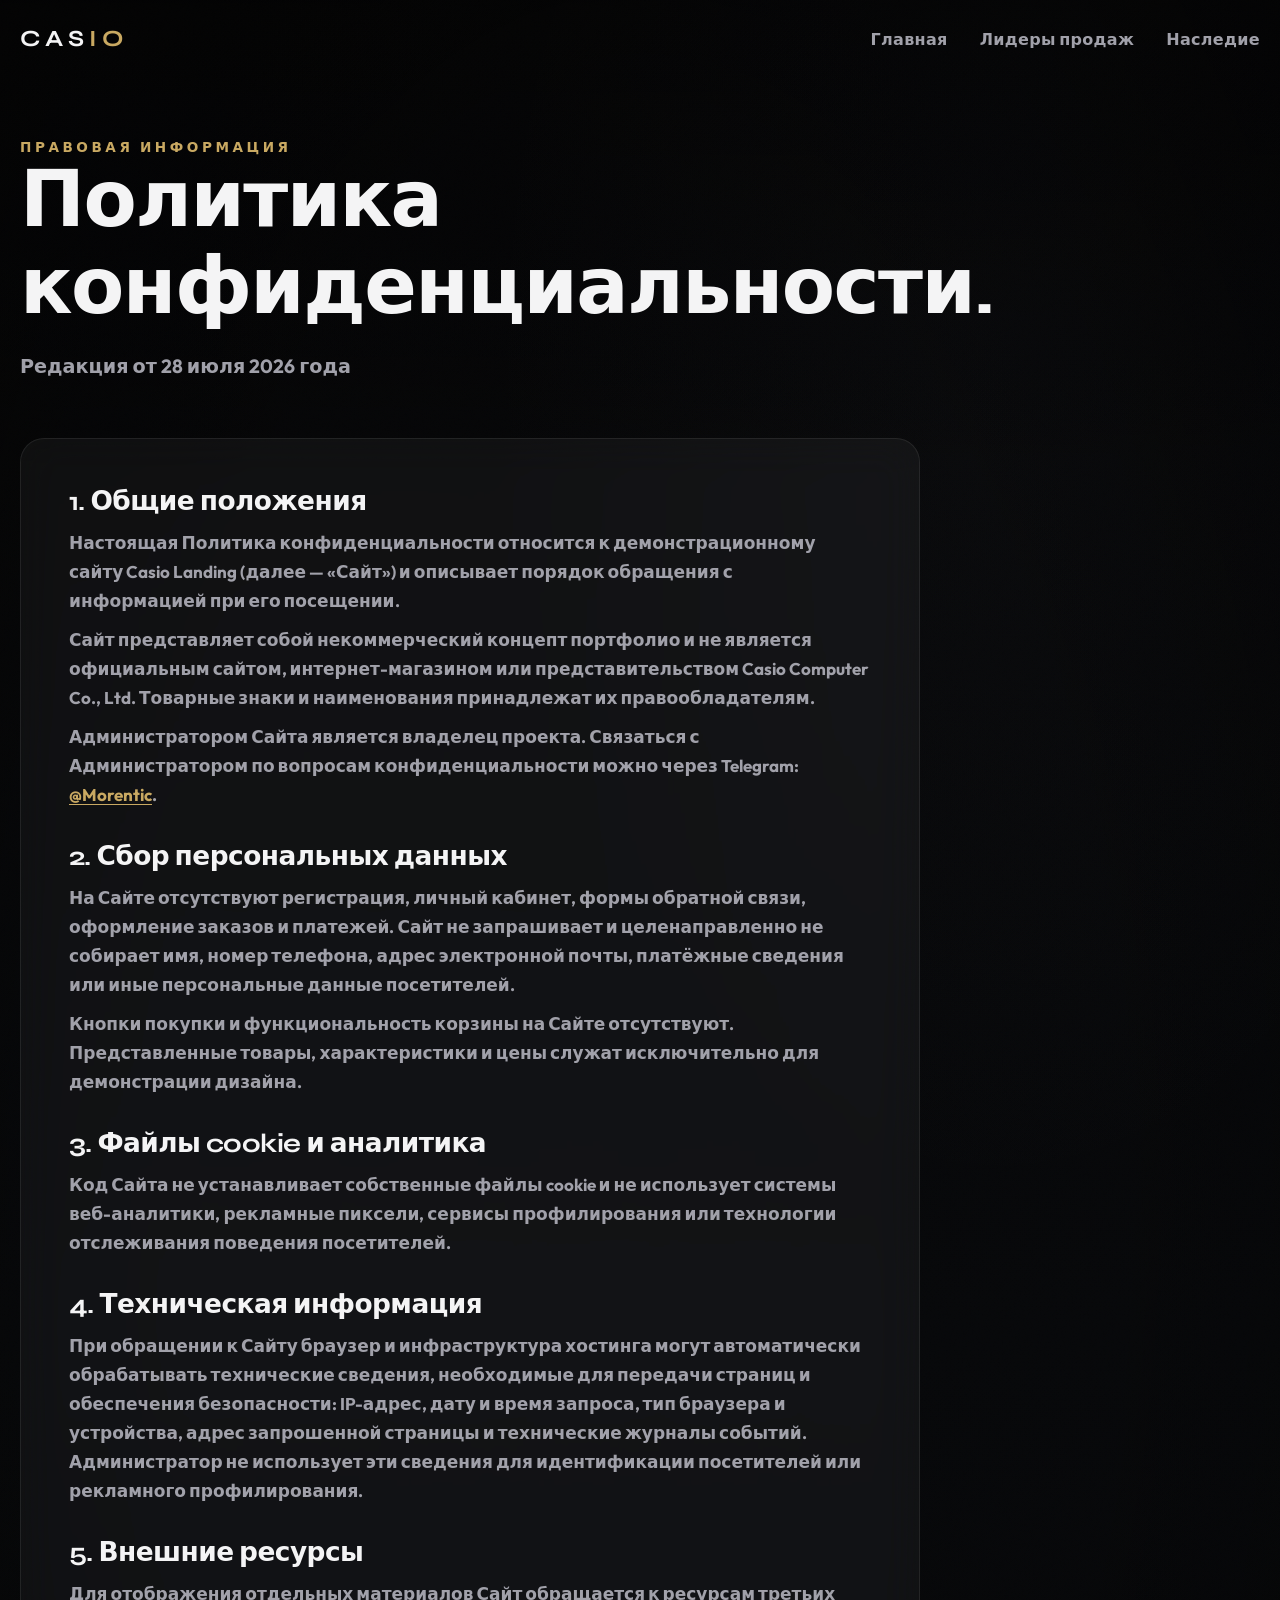
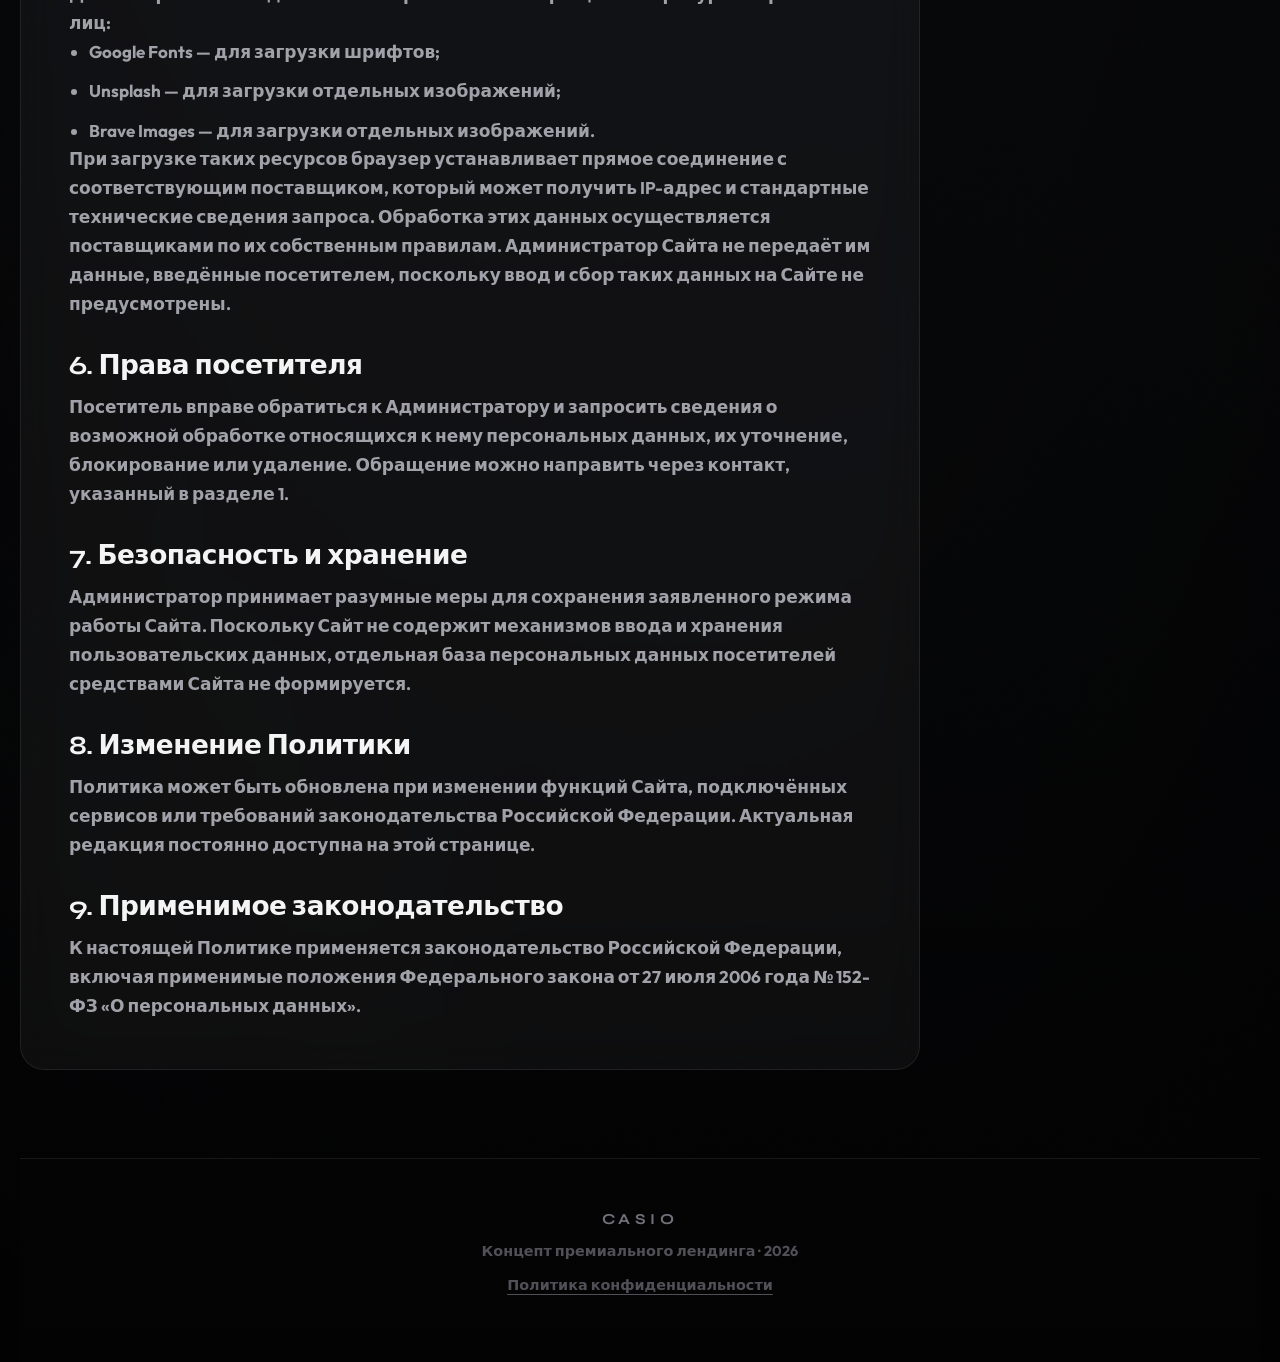
<file: privacy.html>
<!DOCTYPE html>
<html lang="ru">
<head>
  <meta charset="UTF-8" />
  <meta name="viewport" content="width=device-width, initial-scale=1, viewport-fit=cover, maximum-scale=5" />
  <meta name="theme-color" content="#050506" />
  <meta name="color-scheme" content="dark" />
  <meta name="format-detection" content="telephone=no" />
  <title>Политика конфиденциальности — Casio Landing</title>
  <meta name="description" content="Политика конфиденциальности демонстрационного сайта Casio Landing." />

  <script>
    (function () {
      try {
        var host = location.hostname;
        if (!/\.github\.io$/i.test(host)) return;
        var parts = location.pathname.split("/").filter(Boolean);
        if (!parts.length) return;
        var repo = parts[0];
        if (/\.[a-z0-9]+$/i.test(repo)) return;
        var b = document.createElement("base");
        b.href = "/" + repo + "/";
        document.head.insertBefore(b, document.head.firstChild);
      } catch (e) {}
    })();
  </script>

  <link rel="icon" type="image/png" sizes="32x32" href="favicon-32.png?v=3" />
  <link rel="icon" type="image/png" sizes="192x192" href="favicon-192.png?v=3" />
  <link rel="shortcut icon" href="favicon.ico?v=3" />
  <link rel="apple-touch-icon" sizes="180x180" href="apple-touch-icon.png?v=3" />
  <link rel="preconnect" href="https://fonts.googleapis.com" />
  <link rel="preconnect" href="https://fonts.gstatic.com" crossorigin />
  <link href="https://fonts.googleapis.com/css2?family=Outfit:wght@700&family=Syne:wght@700&display=swap" rel="stylesheet" />
  <link rel="stylesheet" href="./css/styles.css?v=mobile-1" />
</head>
<body class="page-bg">
  <div class="ambient" aria-hidden="true">
    <div class="ambient__photo"></div>
    <div class="ambient__base"></div>
    <div class="ambient__carbon"></div>
    <div class="ambient__marbling"></div>
    <div class="ambient__orb ambient__orb--gold"></div>
    <div class="ambient__orb ambient__orb--steel"></div>
    <div class="ambient__orb ambient__orb--forge"></div>
    <div class="ambient__vignette"></div>
    <div class="ambient__grain"></div>
  </div>

  <header class="nav">
    <div class="nav__inner">
      <a class="nav__logo" href="index.html">Cas<span>io</span></a>
      <button class="nav__toggle" type="button" aria-label="Меню" aria-expanded="false">
        <span></span>
      </button>
      <nav class="nav__links" aria-label="Основная навигация">
        <a class="nav__link" href="index.html">Главная</a>
        <a class="nav__link" href="best-sellers.html">Лидеры продаж</a>
        <a class="nav__link" href="index.html#heritage">Наследие</a>
      </nav>
    </div>
  </header>

  <main class="page">
    <section class="page-hero">
      <div class="wrap">
        <p class="eyebrow reveal">Правовая информация</p>
        <h1 class="page-hero__title reveal reveal-delay-1">Политика конфиденциальности.</h1>
        <p class="page-hero__lead reveal reveal-delay-2">Редакция от 28 июля 2026 года</p>
      </div>
    </section>

    <section class="privacy">
      <div class="wrap">
        <article class="privacy__content glass">
          <h2>1. Общие положения</h2>
          <p>Настоящая Политика конфиденциальности относится к демонстрационному сайту Casio Landing (далее — «Сайт») и описывает порядок обращения с информацией при его посещении.</p>
          <p>Сайт представляет собой некоммерческий концепт портфолио и не является официальным сайтом, интернет-магазином или представительством Casio Computer Co., Ltd. Товарные знаки и наименования принадлежат их правообладателям.</p>
          <p>Администратором Сайта является владелец проекта. Связаться с Администратором по вопросам конфиденциальности можно через Telegram: <a href="https://t.me/Morentic" target="_blank" rel="noopener noreferrer">@Morentic</a>.</p>

          <h2>2. Сбор персональных данных</h2>
          <p>На Сайте отсутствуют регистрация, личный кабинет, формы обратной связи, оформление заказов и платежей. Сайт не запрашивает и целенаправленно не собирает имя, номер телефона, адрес электронной почты, платёжные сведения или иные персональные данные посетителей.</p>
          <p>Кнопки покупки и функциональность корзины на Сайте отсутствуют. Представленные товары, характеристики и цены служат исключительно для демонстрации дизайна.</p>

          <h2>3. Файлы cookie и аналитика</h2>
          <p>Код Сайта не устанавливает собственные файлы cookie и не использует системы веб-аналитики, рекламные пиксели, сервисы профилирования или технологии отслеживания поведения посетителей.</p>

          <h2>4. Техническая информация</h2>
          <p>При обращении к Сайту браузер и инфраструктура хостинга могут автоматически обрабатывать технические сведения, необходимые для передачи страниц и обеспечения безопасности: IP-адрес, дату и время запроса, тип браузера и устройства, адрес запрошенной страницы и технические журналы событий. Администратор не использует эти сведения для идентификации посетителей или рекламного профилирования.</p>

          <h2>5. Внешние ресурсы</h2>
          <p>Для отображения отдельных материалов Сайт обращается к ресурсам третьих лиц:</p>
          <ul>
            <li>Google Fonts — для загрузки шрифтов;</li>
            <li>Unsplash — для загрузки отдельных изображений;</li>
            <li>Brave Images — для загрузки отдельных изображений.</li>
          </ul>
          <p>При загрузке таких ресурсов браузер устанавливает прямое соединение с соответствующим поставщиком, который может получить IP-адрес и стандартные технические сведения запроса. Обработка этих данных осуществляется поставщиками по их собственным правилам. Администратор Сайта не передаёт им данные, введённые посетителем, поскольку ввод и сбор таких данных на Сайте не предусмотрены.</p>

          <h2>6. Права посетителя</h2>
          <p>Посетитель вправе обратиться к Администратору и запросить сведения о возможной обработке относящихся к нему персональных данных, их уточнение, блокирование или удаление. Обращение можно направить через контакт, указанный в разделе 1.</p>

          <h2>7. Безопасность и хранение</h2>
          <p>Администратор принимает разумные меры для сохранения заявленного режима работы Сайта. Поскольку Сайт не содержит механизмов ввода и хранения пользовательских данных, отдельная база персональных данных посетителей средствами Сайта не формируется.</p>

          <h2>8. Изменение Политики</h2>
          <p>Политика может быть обновлена при изменении функций Сайта, подключённых сервисов или требований законодательства Российской Федерации. Актуальная редакция постоянно доступна на этой странице.</p>

          <h2>9. Применимое законодательство</h2>
          <p>К настоящей Политике применяется законодательство Российской Федерации, включая применимые положения Федерального закона от 27 июля 2006 года № 152-ФЗ «О персональных данных».</p>
        </article>
      </div>
    </section>

    <div class="site-end wrap">
      <p class="site-end__brand">CASIO</p>
      <p class="site-end__note">Концепт премиального лендинга · 2026</p>
      <p class="site-end__note"><a href="privacy.html">Политика конфиденциальности</a></p>
    </div>
  </main>

  <script src="js/main.js"></script>
</body>
</html>
</file>
<file: css/styles.css>
/* ============================================
   CASIO Premium Landing — Design System
   ============================================ */

:root {
  --bg-deep: #050506;
  --bg: #0a0a0c;
  --bg-elevated: #121216;
  --bg-card: rgba(255, 255, 255, 0.03);
  --bg-glass: rgba(255, 255, 255, 0.045);
  --border-glass: rgba(255, 255, 255, 0.08);
  --border-strong: rgba(255, 255, 255, 0.14);
  --text: #f4f4f5;
  --text-muted: #a1a1aa;
  --text-dim: #71717a;
  --accent: #c9a962;
  --accent-soft: rgba(201, 169, 98, 0.15);
  --accent-glow: rgba(201, 169, 98, 0.35);
  --white: #ffffff;
  --radius-sm: 10px;
  --radius: 16px;
  --radius-lg: 24px;
  --radius-xl: 32px;
  --nav-h: 80px;
  --ease: cubic-bezier(0.22, 1, 0.36, 1);
  --ease-out: cubic-bezier(0.16, 1, 0.3, 1);
  --font-display: "Syne", system-ui, sans-serif;
  --font-body: "Outfit", system-ui, sans-serif;
  --max: 1280px;
  --space-section: clamp(3.25rem, 7vw, 5.5rem);
  --safe-top: env(safe-area-inset-top, 0px);
  --safe-right: env(safe-area-inset-right, 0px);
  --safe-bottom: env(safe-area-inset-bottom, 0px);
  --safe-left: env(safe-area-inset-left, 0px);
  --tap-min: 44px;
}

/* Reset */
*,
*::before,
*::after {
  box-sizing: border-box;
  margin: 0;
  padding: 0;
}

html {
  scroll-behavior: smooth;
  -webkit-font-smoothing: antialiased;
  -moz-osx-font-smoothing: grayscale;
  -webkit-text-size-adjust: 100%;
  text-size-adjust: 100%;
  height: 100%;
}

body {
  font-family: var(--font-body);
  font-weight: 700;
  background: var(--bg-deep);
  color: var(--text);
  font-size: 1.0625rem;
  line-height: 1.65;
  overflow-x: hidden;
  min-height: 100%;
  min-height: 100vh;
  min-height: 100dvh;
  -webkit-tap-highlight-color: transparent;
  touch-action: manipulation;
  padding-left: var(--safe-left);
  padding-right: var(--safe-right);
}

body.nav-open {
  overflow: hidden;
  position: fixed;
  width: 100%;
  touch-action: none;
}

body.page-enter {
  animation: pageIn 0.7s var(--ease-out) both;
}

body.page-exit {
  animation: pageOut 0.4s var(--ease) both;
  pointer-events: none;
}

@keyframes pageIn {
  from {
    opacity: 0;
    filter: blur(8px);
    transform: translateY(12px);
  }
  to {
    opacity: 1;
    filter: blur(0);
    transform: translateY(0);
  }
}

@keyframes pageOut {
  to {
    opacity: 0;
    filter: blur(6px);
    transform: translateY(-8px);
  }
}

img {
  max-width: 100%;
  display: block;
  height: auto;
}

svg {
  max-width: 100%;
}

a {
  color: inherit;
  text-decoration: none;
}

button {
  font-family: inherit;
  cursor: pointer;
  border: none;
  background: none;
  color: inherit;
}

ul {
  list-style: none;
}

/* ============================================
   Ambient — Carbon & Forge (v2, more visible)
   Dark carbon weave + dial marbling + forge light
   ============================================ */
.ambient {
  position: fixed;
  inset: 0;
  pointer-events: none;
  z-index: 0;
  overflow: hidden;
  background: #040406;
}


/* Soft forge plate under everything */
.ambient__base {
  position: absolute;
  inset: 0;
  background:
    radial-gradient(ellipse 95% 75% at 75% 22%, rgba(55, 42, 22, 0.55), transparent 58%),
    radial-gradient(ellipse 85% 65% at 15% 82%, rgba(22, 28, 48, 0.75), transparent 55%),
    radial-gradient(ellipse 60% 50% at 50% 48%, rgba(18, 16, 14, 0.9), transparent 70%),
    radial-gradient(ellipse 120% 90% at 50% 50%, #0c0c10 0%, #050508 65%, #020203 100%);
}

/* Carbon fiber weave — product material, clearly readable */
.ambient__carbon {
  position: absolute;
  inset: -15%;
  opacity: 0.55;
  background-color: transparent;
  background-image:
    /* classic carbon twill cells */
    linear-gradient(27deg, #000 0 12%, transparent 12% 38%, #000 38% 50%, transparent 50% 76%, #000 76% 88%, transparent 88%),
    linear-gradient(117deg, #111 0 12%, transparent 12% 38%, #0a0a0a 38% 50%, transparent 50% 76%, #111 76% 88%, transparent 88%),
    repeating-linear-gradient(
      27deg,
      rgba(255, 255, 255, 0.045) 0 1px,
      transparent 1px 8px
    ),
    repeating-linear-gradient(
      -27deg,
      rgba(0, 0, 0, 0.55) 0 1px,
      transparent 1px 8px
    );
  background-size:
    18px 18px,
    18px 18px,
    100% 100%,
    100% 100%;
  mix-blend-mode: soft-light;
  transform: scale(1.08);
  animation: carbonDrift 40s linear infinite;
}

/* Organic marbling like forged dial / carbon swirl */
.ambient__marbling {
  position: absolute;
  inset: -5%;
  opacity: 0.85;
  background:
    radial-gradient(ellipse 50% 42% at 70% 28%, rgba(201, 169, 98, 0.16), transparent 62%),
    radial-gradient(ellipse 44% 48% at 26% 62%, rgba(100, 110, 150, 0.14), transparent 58%),
    radial-gradient(ellipse 58% 44% at 54% 72%, rgba(70, 55, 35, 0.28), transparent 62%),
    radial-gradient(ellipse 34% 32% at 82% 58%, rgba(12, 12, 16, 0.7), transparent 68%),
    radial-gradient(ellipse 40% 36% at 38% 22%, rgba(255, 230, 180, 0.04), transparent 55%),
    radial-gradient(ellipse 70% 55% at 48% 48%, transparent 30%, rgba(0, 0, 0, 0.35) 100%);
  filter: blur(8px);
  animation: marblingBreath 18s ease-in-out infinite;
}

.ambient__orb {
  position: absolute;
  border-radius: 50%;
  will-change: transform, opacity;
}

/* Warm gold forge bloom — top-right / near hero */
.ambient__orb--gold {
  width: min(70vw, 780px);
  height: min(70vw, 780px);
  top: -18%;
  right: -12%;
  background: radial-gradient(
    circle,
    rgba(201, 169, 98, 0.55) 0%,
    rgba(201, 169, 98, 0.22) 32%,
    rgba(140, 100, 40, 0.08) 55%,
    transparent 72%
  );
  filter: blur(70px);
  opacity: 0.85;
  animation: forgeFloat 16s ease-in-out infinite;
}

/* Cool steel bloom — bottom-left */
.ambient__orb--steel {
  width: min(60vw, 680px);
  height: min(60vw, 680px);
  bottom: -5%;
  left: -16%;
  background: radial-gradient(
    circle,
    rgba(110, 125, 170, 0.45) 0%,
    rgba(60, 70, 110, 0.18) 40%,
    transparent 72%
  );
  filter: blur(80px);
  opacity: 0.75;
  animation: forgeFloat 22s ease-in-out infinite reverse;
}

/* Center forge ember — slow breathing heat */
.ambient__orb--forge {
  width: min(55vw, 560px);
  height: min(55vw, 560px);
  top: 36%;
  left: 50%;
  translate: -50% -40%;
  background: radial-gradient(
    circle,
    rgba(210, 160, 70, 0.28) 0%,
    rgba(150, 100, 40, 0.1) 38%,
    transparent 68%
  );
  filter: blur(70px);
  opacity: 0.65;
  animation: forgeBreath 9s ease-in-out infinite;
}

/* Edge vignette — keeps focus on content */
.ambient__vignette {
  position: absolute;
  inset: 0;
  background:
    radial-gradient(ellipse 78% 68% at 50% 38%, transparent 28%, rgba(2, 2, 3, 0.62) 100%),
    linear-gradient(180deg, rgba(4, 4, 6, 0.35) 0%, transparent 16%, transparent 76%, rgba(4, 4, 6, 0.7) 100%);
}

.ambient__grain {
  position: absolute;
  inset: 0;
  opacity: 0.075;
  mix-blend-mode: overlay;
  background-image: url("data:image/svg+xml,%3Csvg viewBox='0 0 256 256' xmlns='http://www.w3.org/2000/svg'%3E%3Cfilter id='n'%3E%3CfeTurbulence type='fractalNoise' baseFrequency='0.85' numOctaves='4' stitchTiles='stitch'/%3E%3C/filter%3E%3Crect width='100%25' height='100%25' filter='url(%23n)'/%3E%3C/svg%3E");
  background-size: 140px;
}

@keyframes forgeFloat {
  0%, 100% { transform: translate(0, 0) scale(1); }
  50% { transform: translate(-3.5%, 5%) scale(1.07); }
}

@keyframes forgeBreath {
  0%, 100% { opacity: 0.4; transform: scale(1); }
  50% { opacity: 0.85; transform: scale(1.14); }
}

@keyframes marblingBreath {
  0%, 100% { opacity: 0.7; transform: scale(1) rotate(0deg); }
  50% { opacity: 0.95; transform: scale(1.05) rotate(1.2deg); }
}

@keyframes carbonDrift {
  0% { background-position: 0 0, 0 0, 0 0, 0 0; }
  100% { background-position: 36px 22px, -22px 30px, 18px -14px, -12px 20px; }
}

/* Inner pages: same deep dark + subtle silver notes */
body.page-bg .ambient__photo {
  display: none;
}

body.page-bg .ambient {
  background:
    radial-gradient(ellipse 70% 50% at 78% 12%, rgba(130, 140, 160, 0.035), transparent 58%),
    radial-gradient(ellipse 55% 40% at 12% 88%, rgba(110, 118, 135, 0.025), transparent 55%),
    linear-gradient(180deg, #050506 0%, #07080a 45%, #040405 100%);
}

body.page-bg .ambient__base,
body.page-bg .ambient__carbon,
body.page-bg .ambient__marbling,
body.page-bg .ambient__orb {
  display: none;
}

body.page-bg .ambient__vignette {
  background:
    radial-gradient(ellipse 85% 75% at 50% 40%, transparent 40%, rgba(0, 0, 0, 0.55) 100%),
    linear-gradient(180deg, rgba(0, 0, 0, 0.3) 0%, transparent 18%, transparent 82%, rgba(0, 0, 0, 0.55) 100%);
}

body.page-bg .ambient__grain {
  opacity: 0.03;
}

@media (prefers-reduced-motion: reduce) {
  .ambient__carbon,
  .ambient__marbling,
  .ambient__orb--gold,
  .ambient__orb--steel,
  .ambient__orb--forge {
    animation: none;
  }
}

@media (max-width: 768px) {
  .ambient__carbon {
    opacity: 0.4;
    background-size: 14px 14px, 14px 14px, 100% 100%, 100% 100%;
  }

  .ambient__marbling {
    opacity: 0.7;
  }

  .ambient__orb--gold,
  .ambient__orb--steel {
    filter: blur(55px);
    opacity: 0.7;
  }

  .ambient__orb--forge {
    opacity: 0.55;
  }
}

/* Layout */
.wrap {
  width: min(100% - 2.5rem, var(--max));
  margin-inline: auto;
}

.page {
  position: relative;
  z-index: 1;
}

/* Typography */
.eyebrow {
  font-size: 0.85rem;
  letter-spacing: 0.26em;
  text-transform: uppercase;
  color: var(--accent);
  font-weight: 700;
}

h1, h2, h3 {
  font-family: var(--font-display);
  font-weight: 700;
  line-height: 1.12;
  letter-spacing: -0.02em;
}

.section-title {
  font-size: clamp(2.25rem, 5.5vw, 3.65rem);
  max-width: 18ch;
}

.section-lead {
  color: var(--text-muted);
  font-size: clamp(1.1rem, 2.2vw, 1.3rem);
  max-width: 48ch;
  margin-top: 1.25rem;
  line-height: 1.55;
}

/* Buttons */
.btn {
  display: inline-flex;
  align-items: center;
  justify-content: center;
  gap: 0.65rem;
  padding: 1.05rem 1.95rem;
  min-height: var(--tap-min);
  border-radius: 999px;
  font-size: 1rem;
  font-weight: 700;
  letter-spacing: 0.04em;
  transition: transform 0.35s var(--ease), box-shadow 0.35s var(--ease), background 0.35s var(--ease), border-color 0.35s var(--ease), color 0.35s var(--ease);
  position: relative;
  overflow: hidden;
  touch-action: manipulation;
  -webkit-user-select: none;
  user-select: none;
}

.btn::after {
  content: "";
  position: absolute;
  inset: 0;
  background: linear-gradient(120deg, transparent 30%, rgba(255, 255, 255, 0.12), transparent 70%);
  transform: translateX(-120%);
  transition: transform 0.6s var(--ease);
}

.btn:hover::after {
  transform: translateX(120%);
}

.btn:hover {
  transform: translateY(-2px);
}

.btn:active {
  transform: translateY(0);
}

.btn--primary {
  background: var(--text);
  color: var(--bg-deep);
  box-shadow: 0 8px 32px rgba(255, 255, 255, 0.08);
}

.btn--primary:hover {
  box-shadow: 0 12px 40px rgba(255, 255, 255, 0.14);
}

.btn--ghost {
  background: var(--bg-glass);
  border: 1px solid var(--border-glass);
  backdrop-filter: blur(16px);
  -webkit-backdrop-filter: blur(16px);
  color: var(--text);
}

.btn--ghost:hover {
  border-color: var(--border-strong);
  background: rgba(255, 255, 255, 0.07);
}

.btn--accent {
  background: var(--accent);
  color: #0a0a0c;
  box-shadow: 0 8px 32px var(--accent-glow);
}

.btn--accent:hover {
  box-shadow: 0 12px 40px var(--accent-glow);
}

.btn__arrow {
  width: 16px;
  height: 16px;
  transition: transform 0.35s var(--ease);
}

.btn:hover .btn__arrow {
  transform: translateX(3px);
}

/* Glass */
.glass {
  background: var(--bg-glass);
  border: 1px solid var(--border-glass);
  backdrop-filter: blur(20px) saturate(140%);
  -webkit-backdrop-filter: blur(20px) saturate(140%);
  border-radius: var(--radius-lg);
}

/* Navigation */
.nav {
  position: fixed;
  top: 0;
  left: 0;
  right: 0;
  z-index: 100;
  height: calc(var(--nav-h) + var(--safe-top));
  padding-top: var(--safe-top);
  padding-left: var(--safe-left);
  padding-right: var(--safe-right);
  display: flex;
  align-items: center;
  transition: background 0.4s var(--ease), border-color 0.4s var(--ease), backdrop-filter 0.4s var(--ease);
  border-bottom: 1px solid transparent;
}

.nav.is-scrolled {
  background: rgba(10, 10, 12, 0.72);
  backdrop-filter: blur(24px) saturate(160%);
  -webkit-backdrop-filter: blur(24px) saturate(160%);
  border-bottom-color: var(--border-glass);
}

.nav__inner {
  width: min(100% - 2.5rem, var(--max));
  margin-inline: auto;
  display: flex;
  align-items: center;
  justify-content: space-between;
  gap: 1.5rem;
}

.nav__logo {
  font-family: var(--font-display);
  font-weight: 700;
  font-size: 1.45rem;
  letter-spacing: 0.22em;
  text-transform: uppercase;
}

.nav__logo span {
  color: var(--accent);
}

.nav__links {
  display: flex;
  align-items: center;
  gap: 2rem;
}

.nav__link {
  font-size: 1rem;
  color: var(--text-muted);
  letter-spacing: 0.02em;
  position: relative;
  transition: color 0.3s var(--ease);
}

.nav__link::after {
  content: "";
  position: absolute;
  left: 0;
  bottom: -4px;
  width: 100%;
  height: 1px;
  background: var(--accent);
  transform: scaleX(0);
  transform-origin: right;
  transition: transform 0.35s var(--ease);
}

.nav__link:hover,
.nav__link.is-active {
  color: var(--text);
}

.nav__link:hover::after,
.nav__link.is-active::after {
  transform: scaleX(1);
  transform-origin: left;
}

.nav__toggle {
  display: none;
  width: 44px;
  height: 44px;
  place-items: center;
  border-radius: 50%;
  border: 1px solid var(--border-glass);
  background: var(--bg-glass);
}

.nav__toggle span {
  display: block;
  width: 18px;
  height: 1.5px;
  background: var(--text);
  position: relative;
  transition: background 0.25s;
}

.nav__toggle span::before,
.nav__toggle span::after {
  content: "";
  position: absolute;
  left: 0;
  width: 18px;
  height: 1.5px;
  background: var(--text);
  transition: transform 0.3s var(--ease), top 0.3s var(--ease);
}

.nav__toggle span::before { top: -6px; }
.nav__toggle span::after { top: 6px; }

.nav__toggle.is-open span {
  background: transparent;
}

.nav__toggle.is-open span::before {
  top: 0;
  transform: rotate(45deg);
}

.nav__toggle.is-open span::after {
  top: 0;
  transform: rotate(-45deg);
}

/* Reveal on scroll */
.reveal {
  opacity: 0;
  transform: translateY(36px);
  transition: opacity 0.9s var(--ease-out), transform 0.9s var(--ease-out);
}

.reveal.is-visible {
  opacity: 1;
  transform: translateY(0);
}

.reveal-delay-1 { transition-delay: 0.1s; }
.reveal-delay-2 { transition-delay: 0.2s; }
.reveal-delay-3 { transition-delay: 0.3s; }
.reveal-delay-4 { transition-delay: 0.4s; }

/* ========== HOME: HERO ========== */
.hero {
  /* Full first screen: 100vh fallback, 100svh for mobile browser chrome */
  min-height: 100vh;
  min-height: 100svh;
  display: grid;
  align-items: center;
  justify-items: center;
  /* Room around text for ambient / future video */
  padding:
    calc(var(--nav-h) + var(--safe-top) + clamp(1.5rem, 4vh, 3rem))
    clamp(1.25rem, 5vw, 3.5rem)
    clamp(2rem, 5vh, 3.5rem);
  position: relative;
  box-sizing: border-box;
  overflow: hidden;
  isolation: isolate;
  text-align: center;
}

/* Hero background video — markup only in index.html */
.hero__media {
  position: absolute;
  inset: 0;
  z-index: 0;
  pointer-events: none;
  overflow: hidden;
}

.hero__video {
  width: 100%;
  height: 100%;
  object-fit: cover;
  object-position: center center;
  display: block;
}

.hero__media-shade {
  position: absolute;
  inset: 0;
  background:
    linear-gradient(180deg, rgba(4, 4, 6, 0.5) 0%, rgba(4, 4, 6, 0.28) 45%, rgba(4, 4, 6, 0.58) 100%),
    radial-gradient(ellipse 80% 70% at 50% 40%, transparent 20%, rgba(2, 2, 3, 0.55) 100%);
}

.hero__inner {
  position: relative;
  z-index: 1;
}

@media (prefers-reduced-motion: reduce) {
  .hero__video {
    display: none;
  }

  .hero__media-shade {
    background:
      radial-gradient(ellipse 95% 75% at 75% 22%, rgba(55, 42, 22, 0.55), transparent 58%),
      radial-gradient(ellipse 120% 90% at 50% 50%, #0c0c10 0%, #050508 65%, #020203 100%);
  }
}


.hero__inner {
  display: grid;
  grid-template-columns: 1fr;
  justify-items: center;
  align-items: center;
  width: 100%;
  max-width: 100%;
}

.hero__content {
  position: relative;
  z-index: 2;
  /* ~700–900px readable column, not full-bleed */
  max-width: min(52rem, 100%);
  width: 100%;
  margin-inline: auto;
  padding-inline: clamp(0.25rem, 1.5vw, 1rem);
  display: flex;
  flex-direction: column;
  align-items: center;
  text-align: center;
}

.hero__title {
  /* Dominant wordmark — fills the first screen presence */
  font-size: clamp(5.75rem, 15vw, 11rem);
  font-weight: 700;
  letter-spacing: 0.08em;
  line-height: 0.9;
  margin: 0.35rem 0 1rem;
  background: linear-gradient(180deg, #fff 28%, rgba(255, 255, 255, 0.52));
  -webkit-background-clip: text;
  background-clip: text;
  -webkit-text-fill-color: transparent;
}

.hero__subtitle {
  font-size: clamp(1.45rem, 3.1vw, 2.05rem);
  color: var(--text-muted);
  font-weight: 700;
  max-width: 22ch;
  margin: 0 auto 1.35rem;
  line-height: 1.4;
}

.hero__desc {
  color: var(--text-dim);
  font-size: clamp(1.12rem, 2vw, 1.32rem);
  line-height: 1.65;
  max-width: 40ch;
  margin: 0 auto 1.85rem;
}

.hero__actions {
  display: flex;
  flex-wrap: wrap;
  align-items: center;
  justify-content: center;
  gap: 0.85rem 1rem;
}

/* Brand points — 2x type, left-to-right row with separators */
.hero__points {
  list-style: none;
  display: flex;
  flex-direction: row;
  flex-wrap: wrap;
  justify-content: center;
  align-items: stretch;
  gap: 0;
  /* space from hero__desc (above) and hero__actions (below) */
  margin: 0.15rem 0 2.85rem;
  padding: 0;
  max-width: min(52rem, 100%);
  width: 100%;
}

.hero__point {
  display: flex;
  flex-direction: column;
  align-items: center;
  justify-content: flex-start;
  gap: 0.56rem;
  min-width: 0;
  flex: 1 1 0;
  max-width: none;
  width: auto;
  padding: 0.15rem 1.25rem;
  position: relative;
  border-top: none;
  border-bottom: none;
}

.hero__point:not(:last-child) {
  border-bottom: none;
}

.hero__point:not(:last-child)::after {
  content: "";
  position: absolute;
  right: 0;
  top: 12%;
  bottom: 12%;
  width: 1px;
  background: var(--border-glass);
  opacity: 0.9;
  pointer-events: none;
  display: block;
}

.hero__point-title {
  font-family: var(--font-display);
  /* 0.82rem × 2 */
  font-size: 1.64rem;
  font-weight: 700;
  letter-spacing: 0.12em;
  text-transform: uppercase;
  color: var(--text-muted);
  line-height: 1.3;
}

.hero__point-text {
  /* 0.8rem × 2 */
  font-size: 1.6rem;
  line-height: 1.4;
  color: var(--text-dim);
  opacity: 0.88;
  max-width: 16ch;
}

.hero__highlights {
  list-style: none;
  display: grid;
  grid-template-columns: 1fr 1fr;
  gap: 0.9rem;
  margin: 0;
  padding: 0;
}

.hero__highlight {
  padding: 1.25rem 1.2rem 1.35rem;
  display: flex;
  flex-direction: column;
  gap: 0.45rem;
  min-height: 100%;
  transition: transform 0.4s var(--ease), border-color 0.4s var(--ease), background 0.4s var(--ease);
}

.hero__highlight:hover {
  transform: translateY(-4px);
  border-color: var(--border-strong);
  background: rgba(255, 255, 255, 0.06);
}

.hero__highlight strong {
  font-family: var(--font-display);
  font-size: 1.05rem;
  font-weight: 700;
  letter-spacing: -0.01em;
  color: var(--text);
}

.hero__highlight span {
  font-size: 0.95rem;
  line-height: 1.5;
  color: var(--text-dim);
}

/* ========== ABOUT ========== */
.section {
  padding: var(--space-section) 0;
}

.section__header {
  margin-bottom: clamp(1.75rem, 4vw, 2.75rem);
  max-width: 760px;
}

.about__grid {
  display: grid;
  grid-template-columns: repeat(4, 1fr);
  gap: 1.25rem;
}

.feature-card {
  padding: 1.85rem 1.6rem 2.1rem;
  min-height: 240px;
  display: flex;
  flex-direction: column;
  gap: 1.25rem;
  transition: transform 0.45s var(--ease), border-color 0.45s var(--ease), background 0.45s var(--ease);
  position: relative;
  overflow: hidden;
}

.feature-card::before {
  content: "";
  position: absolute;
  top: 0;
  left: 0;
  right: 0;
  height: 1px;
  background: linear-gradient(90deg, transparent, var(--accent), transparent);
  opacity: 0;
  transition: opacity 0.45s var(--ease);
}

.feature-card:hover {
  transform: translateY(-6px);
  border-color: var(--border-strong);
  background: rgba(255, 255, 255, 0.06);
}

.feature-card:hover::before {
  opacity: 1;
}

.feature-card__icon {
  width: 48px;
  height: 48px;
  border-radius: 14px;
  display: grid;
  place-items: center;
  background: var(--accent-soft);
  border: 1px solid rgba(201, 169, 98, 0.2);
  color: var(--accent);
}

.feature-card__icon svg {
  width: 22px;
  height: 22px;
  stroke: currentColor;
  fill: none;
  stroke-width: 1.5;
  stroke-linecap: round;
  stroke-linejoin: round;
}

.feature-card__icon svg path,
.feature-card__icon svg circle,
.feature-card__icon svg rect {
  fill: none;
  stroke: currentColor;
}

.feature-card__title {
  font-family: var(--font-display);
  font-size: 1.3rem;
  font-weight: 700;
  letter-spacing: -0.01em;
}

.feature-card__text {
  color: var(--text-dim);
  font-size: 1.05rem;
  line-height: 1.55;
  margin-top: auto;
}

/* ========== FEATURED ========== */
/* From «Избранная модель» down: deeper black + slight silver notes (hero untouched) */
.featured,
.gallery,
.heritage {
  position: relative;
  background:
    radial-gradient(ellipse 75% 45% at 82% 0%, rgba(135, 145, 165, 0.04), transparent 58%),
    radial-gradient(ellipse 55% 40% at 8% 100%, rgba(115, 122, 140, 0.03), transparent 55%),
    linear-gradient(180deg, #050506 0%, #07080a 50%, #040405 100%);
}

.featured {
  padding: var(--space-section) 0;
  /* Soft blend out of hero into dark stage */
  box-shadow: 0 -48px 64px 24px rgba(5, 5, 6, 0.92);
}

.page > .site-end {
  background: linear-gradient(180deg, #040405 0%, #030304 100%);
}

.featured__panel {
  display: grid;
  grid-template-columns: 1.05fr 1fr;
  gap: 0;
  overflow: hidden;
  min-height: 520px;
}

.featured__media {
  position: relative;
  background: linear-gradient(145deg, #141418, #0c0c10);
  min-height: 360px;
  overflow: hidden;
}

.featured__media img {
  width: 100%;
  height: 100%;
  object-fit: cover;
  transition: transform 1.2s var(--ease);
}

.featured__panel:hover .featured__media img {
  transform: scale(1.04);
}

.featured__badge {
  position: absolute;
  top: 1.5rem;
  left: 1.5rem;
  padding: 0.5rem 1rem;
  border-radius: 999px;
  font-size: 0.8rem;
  letter-spacing: 0.14em;
  text-transform: uppercase;
  background: rgba(0, 0, 0, 0.45);
  border: 1px solid var(--border-glass);
  backdrop-filter: blur(12px);
  color: var(--accent);
}

.featured__body {
  padding: clamp(2rem, 5vw, 3.5rem);
  display: flex;
  flex-direction: column;
  justify-content: center;
  gap: 1.25rem;
  border-left: 1px solid var(--border-glass);
}

.featured__name {
  font-size: clamp(1.95rem, 3.8vw, 2.75rem);
}

.featured__desc {
  color: var(--text-muted);
  max-width: 40ch;
  font-size: 1.12rem;
  line-height: 1.6;
}

.featured__meta {
  display: flex;
  flex-wrap: wrap;
  gap: 1.5rem;
  margin: 0.5rem 0 1rem;
  padding: 1.25rem 0;
  border-top: 1px solid var(--border-glass);
  border-bottom: 1px solid var(--border-glass);
}

.featured__meta-item span {
  display: block;
  font-size: 0.8rem;
  letter-spacing: 0.12em;
  text-transform: uppercase;
  color: var(--text-dim);
  margin-bottom: 0.35rem;
}

.featured__meta-item strong {
  font-weight: 700;
  font-size: 1.1rem;
}

.featured__price {
  font-family: var(--font-display);
  font-size: 1.95rem;
  color: var(--accent);
  letter-spacing: -0.02em;
}

/* ========== GALLERY ========== */
.gallery {
  padding: 0 0 var(--space-section);
}

.gallery__grid {
  display: grid;
  grid-template-columns: 1.4fr 1fr;
  grid-template-rows: 280px 280px;
  gap: 1rem;
}

.gallery__item {
  position: relative;
  overflow: hidden;
  border-radius: var(--radius-lg);
  border: 1px solid var(--border-glass);
  background: var(--bg-elevated);
}

.gallery__item--tall {
  grid-row: span 2;
}

.gallery__item img {
  width: 100%;
  height: 100%;
  object-fit: cover;
  transition: transform 1s var(--ease);
}

.gallery__item:hover img {
  transform: scale(1.06);
}

.gallery__item::after {
  content: "";
  position: absolute;
  inset: 0;
  background: linear-gradient(to top, rgba(0, 0, 0, 0.45), transparent 50%);
  pointer-events: none;
}

.gallery__label {
  position: absolute;
  left: 1.25rem;
  bottom: 1.25rem;
  z-index: 1;
  font-size: 0.95rem;
  letter-spacing: 0.08em;
  text-transform: uppercase;
  color: rgba(255, 255, 255, 0.85);
}

/* ========== HERITAGE / TIMELINE ========== */
.heritage {
  position: relative;
  scroll-margin-top: calc(var(--nav-h) + var(--safe-top) + 1rem);
}

.heritage__header {
  max-width: 42rem;
}

.heritage__header .section-title {
  max-width: 16ch;
}

.timeline {
  position: relative;
  max-width: 920px;
  margin: 0 auto;
  padding: 1rem 0 0.5rem;
}

.timeline__line {
  position: absolute;
  left: 50%;
  top: 0;
  bottom: 0;
  width: 1px;
  transform: translateX(-50%);
  background: linear-gradient(
    180deg,
    transparent 0%,
    rgba(201, 169, 98, 0.15) 8%,
    rgba(201, 169, 98, 0.45) 50%,
    rgba(201, 169, 98, 0.15) 92%,
    transparent 100%
  );
  pointer-events: none;
}

.timeline__item {
  position: relative;
  display: block;
  margin-bottom: clamp(1.75rem, 4vw, 2.75rem);
}

.timeline__marker {
  position: absolute;
  left: 50%;
  top: 50%;
  width: 12px;
  height: 12px;
  margin: -6px 0 0 -6px;
  border-radius: 50%;
  background: var(--bg-deep);
  border: 2px solid var(--accent);
  box-shadow:
    0 0 0 4px rgba(201, 169, 98, 0.12),
    0 0 18px rgba(201, 169, 98, 0.25);
  z-index: 2;
}

.timeline__marker--now {
  width: 16px;
  height: 16px;
  margin: -8px 0 0 -8px;
  background: var(--accent);
  box-shadow:
    0 0 0 6px rgba(201, 169, 98, 0.15),
    0 0 28px rgba(201, 169, 98, 0.45);
}

.timeline__card {
  position: relative;
  padding: 1.5rem 1.6rem 1.6rem;
  max-width: 400px;
  width: 100%;
  transition:
    transform 0.45s var(--ease),
    border-color 0.45s var(--ease),
    background 0.45s var(--ease);
}

/* line is 1st child — items start at 2 (even = left, odd = right) */
.timeline__item:nth-child(even) .timeline__card {
  margin-right: calc(50% + 2rem);
  margin-left: 0;
  text-align: right;
}

.timeline__item:nth-child(odd) .timeline__card {
  margin-left: calc(50% + 2rem);
  margin-right: 0;
  text-align: left;
}

.timeline__item--now .timeline__card {
  max-width: 460px;
}

.timeline__card:hover {
  transform: translateY(-4px);
  border-color: var(--border-strong);
  background: rgba(255, 255, 255, 0.06);
}

.timeline__card--accent {
  border-color: rgba(201, 169, 98, 0.28);
  background: linear-gradient(
    145deg,
    rgba(201, 169, 98, 0.08),
    rgba(255, 255, 255, 0.03)
  );
}

.timeline__year {
  display: block;
  font-family: var(--font-display);
  font-size: clamp(1.5rem, 2.7vw, 1.95rem);
  font-weight: 700;
  letter-spacing: -0.02em;
  color: var(--accent);
  margin-bottom: 0.55rem;
  line-height: 1.1;
}

.timeline__text {
  color: var(--text-muted);
  font-size: 1.08rem;
  line-height: 1.6;
}

.heritage-stats {
  display: grid;
  grid-template-columns: repeat(4, 1fr);
  gap: 1.15rem;
  margin-top: clamp(3.5rem, 8vw, 5.5rem);
}

.heritage-stat {
  padding: 1.9rem 1.4rem 2rem;
  text-align: center;
  transition:
    transform 0.45s var(--ease),
    border-color 0.45s var(--ease),
    background 0.45s var(--ease);
  position: relative;
  overflow: hidden;
}

.heritage-stat::before {
  content: "";
  position: absolute;
  top: 0;
  left: 20%;
  right: 20%;
  height: 1px;
  background: linear-gradient(90deg, transparent, var(--accent), transparent);
  opacity: 0.55;
}

.heritage-stat:hover {
  transform: translateY(-6px);
  border-color: rgba(201, 169, 98, 0.3);
  background: rgba(255, 255, 255, 0.06);
}

.heritage-stat__value {
  font-family: var(--font-display);
  font-size: clamp(1.85rem, 3.4vw, 2.5rem);
  font-weight: 700;
  letter-spacing: -0.02em;
  line-height: 1.15;
  margin-bottom: 0.55rem;
  background: linear-gradient(180deg, #fff 20%, rgba(201, 169, 98, 0.9));
  -webkit-background-clip: text;
  background-clip: text;
  -webkit-text-fill-color: transparent;
}

.heritage-stat__label {
  font-size: 0.95rem;
  color: var(--text-dim);
  letter-spacing: 0.04em;
  line-height: 1.4;
}

/* Minimal footer bar */
.site-end {
  padding: 3rem 0 4rem;
  border-top: 1px solid var(--border-glass);
  text-align: center;
}

.site-end__brand {
  font-family: var(--font-display);
  letter-spacing: 0.3em;
  font-size: 0.95rem;
  color: var(--text-dim);
  margin-bottom: 0.5rem;
}

.site-end__note {
  font-size: 0.9rem;
  color: var(--text-dim);
  opacity: 0.7;
}

.site-end__note + .site-end__note {
  margin-top: 0.65rem;
}

.site-end__note a {
  text-decoration: underline;
  text-underline-offset: 0.25em;
}

.privacy {
  padding: 1rem 0 var(--space-section);
}

.privacy__content {
  max-width: 900px;
  padding: clamp(1.5rem, 4vw, 3rem);
}

.privacy__content h2 {
  margin: 2rem 0 0.8rem;
  font-size: clamp(1.25rem, 3vw, 1.65rem);
}

.privacy__content h2:first-child {
  margin-top: 0;
}

.privacy__content p,
.privacy__content li {
  color: var(--text-muted);
  line-height: 1.7;
}

.privacy__content p + p,
.privacy__content li + li {
  margin-top: 0.65rem;
}

.privacy__content ul {
  list-style: disc;
  padding-left: 1.25rem;
}

.privacy__content a {
  color: var(--accent);
  text-decoration: underline;
  text-underline-offset: 0.2em;
}

/* ========== BEST SELLERS ========== */
.page-hero {
  padding: calc(var(--nav-h) + var(--safe-top) + 3.5rem) 0 2.5rem;
}

.page-hero__title {
  font-size: clamp(3rem, 7.5vw, 4.85rem);
  max-width: 14ch;
}

.page-hero__lead {
  color: var(--text-muted);
  margin-top: 1.25rem;
  max-width: 46ch;
  font-size: 1.2rem;
  line-height: 1.55;
}

.products {
  padding: 1rem 0 var(--space-section);
}

.products__grid {
  display: grid;
  grid-template-columns: repeat(3, 1fr);
  gap: 1.5rem;
}

.product-card {
  padding: 0;
  overflow: hidden;
  display: flex;
  flex-direction: column;
  transition: transform 0.45s var(--ease), border-color 0.45s var(--ease);
}

.product-card:hover {
  transform: translateY(-8px);
  border-color: var(--border-strong);
}

.product-card__stage {
  position: relative;
  aspect-ratio: 1;
  background:
    radial-gradient(circle at 50% 40%, rgba(201, 169, 98, 0.08), transparent 55%),
    linear-gradient(160deg, #16161c, #0b0b0e);
  display: grid;
  place-items: center;
  overflow: hidden;
  border-bottom: 1px solid var(--border-glass);
}

.product-card__photo {
  position: absolute;
  inset: 0;
  width: 100%;
  height: 100%;
  object-fit: cover;
  opacity: 0;
  transform: scale(1.08);
  transition: opacity 0.8s var(--ease), transform 1s var(--ease);
  z-index: 2;
}

.product-card.is-assembled .product-card__photo {
  opacity: 1;
  transform: scale(1);
}

.product-card__body {
  padding: 1.6rem 1.5rem 1.75rem;
  display: flex;
  flex-direction: column;
  gap: 0.8rem;
  flex: 1;
}

.product-card__name {
  font-family: var(--font-display);
  font-size: 1.35rem;
  font-weight: 700;
}

.product-card__price {
  color: var(--accent);
  font-size: 1.15rem;
  font-weight: 700;
  letter-spacing: 0.02em;
}

.product-card__actions {
  margin-top: auto;
  padding-top: 0.75rem;
}

.product-card .btn {
  width: 100%;
  padding: 0.9rem 1.25rem;
  font-size: 0.95rem;
}

/* Watch assembly canvas */
.assembly {
  position: relative;
  width: min(72%, 220px);
  aspect-ratio: 1;
  z-index: 1;
  transition: opacity 0.6s var(--ease), transform 0.6s var(--ease);
}

.product-card.is-assembled .assembly {
  opacity: 0;
  transform: scale(0.92);
  pointer-events: none;
}

.assembly__part {
  position: absolute;
  opacity: 0;
  transform: scale(0.6);
  transition: opacity 0.55s var(--ease-out), transform 0.65s var(--ease-out);
}

.assembly__part.is-in {
  opacity: 1;
  transform: scale(1) translate(0, 0) rotate(0deg) !important;
}

/* Unique part positions / start states per animation type */
.assembly--cascade .assembly__part { left: 50%; top: 50%; transform: translate(-50%, -50%) scale(0.4); }
.assembly--cascade .p-case { width: 78%; height: 78%; margin-left: -39%; margin-top: -39%; left: 50%; top: 50%; }
.assembly--cascade .p-dial { width: 58%; height: 58%; margin-left: -29%; margin-top: -29%; left: 50%; top: 50%; }
.assembly--cascade .p-bezel { width: 88%; height: 88%; margin-left: -44%; margin-top: -44%; left: 50%; top: 50%; border-radius: 50%; border: 3px solid rgba(201,169,98,0.5); background: transparent; box-shadow: inset 0 0 0 2px rgba(255,255,255,0.08); }
.assembly--cascade .p-hands { width: 50%; height: 50%; margin-left: -25%; margin-top: -25%; left: 50%; top: 50%; }
.assembly--cascade .p-strap { width: 28%; height: 110%; margin-left: -14%; margin-top: -55%; left: 50%; top: 50%; z-index: 0; }

.assembly--orbit .assembly__part { left: 50%; top: 50%; }
.assembly--orbit .p-case { width: 72%; height: 72%; transform: translate(-50%, -50%) rotate(-40deg) scale(0.5); margin-left: 0; margin-top: 0; left: 50%; top: 50%; }
.assembly--orbit .p-dial { width: 52%; height: 52%; transform: translate(-50%, 80%) scale(0.4); }
.assembly--orbit .p-bezel { width: 84%; height: 84%; transform: translate(60%, -50%) scale(0.4); border-radius: 18%; border: 2px solid rgba(180,190,210,0.45); background: transparent; }
.assembly--orbit .p-hands { width: 46%; height: 46%; transform: translate(-50%, -120%) scale(0.3); }
.assembly--orbit .p-buttons { width: 12%; height: 40%; transform: translate(120%, -50%) scale(0.3); left: 50%; top: 50%; }

.assembly--stack .assembly__part { left: 50%; top: 50%; transform: translate(-50%, 40px) scale(0.7); }
.assembly--stack .p-strap { width: 30%; height: 105%; margin-left: -15%; margin-top: -52%; z-index: 0; }
.assembly--stack .p-case { width: 74%; height: 74%; margin-left: -37%; margin-top: -37%; }
.assembly--stack .p-dial { width: 54%; height: 54%; margin-left: -27%; margin-top: -27%; }
.assembly--stack .p-bezel { width: 82%; height: 82%; margin-left: -41%; margin-top: -41%; border-radius: 22%; border: 2px solid rgba(201,169,98,0.4); background: transparent; }
.assembly--stack .p-crown { width: 10%; height: 18%; left: 82%; top: 42%; transform: translate(20px, 0) scale(0.5); margin: 0; }

.assembly--fan .assembly__part { left: 50%; top: 50%; }
.assembly--fan .p-case { width: 76%; height: 76%; transform: translate(-50%, -50%) rotate(-90deg) scale(0.3); }
.assembly--fan .p-dial { width: 56%; height: 56%; transform: translate(-50%, -50%) rotate(90deg) scale(0.3); }
.assembly--fan .p-bezel { width: 90%; height: 90%; transform: translate(-50%, -50%) scale(1.4); border-radius: 50%; border: 2px dashed rgba(201,169,98,0.35); background: transparent; opacity: 0; }
.assembly--fan .p-hands { width: 48%; height: 48%; transform: translate(-50%, -50%) rotate(180deg) scale(0.2); }
.assembly--fan .p-strap { width: 26%; height: 112%; transform: translate(-50%, -50%) scaleY(0.2); margin-left: 0; margin-top: 0; left: 50%; top: 50%; z-index: 0; }

.assembly--pulse .assembly__part { left: 50%; top: 50%; transform: translate(-50%, -50%) scale(0); }
.assembly--pulse .p-case { width: 74%; height: 74%; margin-left: -37%; margin-top: -37%; }
.assembly--pulse .p-dial { width: 54%; height: 54%; margin-left: -27%; margin-top: -27%; }
.assembly--pulse .p-bezel { width: 86%; height: 86%; margin-left: -43%; margin-top: -43%; border-radius: 50%; border: 3px solid rgba(120,160,200,0.45); background: transparent; }
.assembly--pulse .p-hands { width: 48%; height: 48%; margin-left: -24%; margin-top: -24%; }
.assembly--pulse .p-markers { width: 60%; height: 60%; margin-left: -30%; margin-top: -30%; border-radius: 50%; border: 1px solid rgba(255,255,255,0.15); background: transparent; box-shadow: 0 -28px 0 -26px rgba(255,255,255,0.5), 0 28px 0 -26px rgba(255,255,255,0.35), 28px 0 0 -26px rgba(255,255,255,0.35), -28px 0 0 -26px rgba(255,255,255,0.35); }

.assembly--slide .assembly__part { top: 50%; }
.assembly--slide .p-strap { left: 50%; width: 28%; height: 110%; margin-left: -14%; margin-top: -55%; transform: translateY(60px) scale(0.8); z-index: 0; }
.assembly--slide .p-case { left: 50%; width: 72%; height: 72%; margin-left: -36%; margin-top: -36%; transform: translateX(-80px) scale(0.7); }
.assembly--slide .p-dial { left: 50%; width: 52%; height: 52%; margin-left: -26%; margin-top: -26%; transform: translateX(80px) scale(0.7); }
.assembly--slide .p-bezel { left: 50%; width: 84%; height: 84%; margin-left: -42%; margin-top: -42%; border-radius: 14%; border: 2px solid rgba(201,169,98,0.45); background: transparent; transform: translateY(-70px) scale(0.7); }
.assembly--slide .p-hands { left: 50%; width: 46%; height: 46%; margin-left: -23%; margin-top: -23%; transform: scale(0); }

/* Visual shapes for parts */
.part-shape {
  width: 100%;
  height: 100%;
  border-radius: 50%;
  background: linear-gradient(145deg, #2a2a32, #121216);
  box-shadow:
    inset 0 2px 8px rgba(255, 255, 255, 0.08),
    0 8px 24px rgba(0, 0, 0, 0.4);
  position: relative;
}

.part-shape--rect {
  border-radius: 22%;
}

.part-shape--dial {
  background:
    radial-gradient(circle at 50% 50%, #1a1a22 0%, #0e0e12 70%),
    linear-gradient(145deg, #333, #111);
  box-shadow: inset 0 0 20px rgba(0, 0, 0, 0.6), 0 0 0 1px rgba(255, 255, 255, 0.06);
}

.part-shape--dial::after {
  content: "";
  position: absolute;
  left: 50%;
  top: 50%;
  width: 8px;
  height: 8px;
  margin: -4px 0 0 -4px;
  border-radius: 50%;
  background: var(--accent);
  box-shadow: 0 0 8px var(--accent-glow);
}

.part-shape--hands {
  background: transparent;
  box-shadow: none;
}

.part-shape--hands::before,
.part-shape--hands::after {
  content: "";
  position: absolute;
  left: 50%;
  bottom: 50%;
  background: linear-gradient(to top, var(--accent), #fff);
  border-radius: 2px;
  transform-origin: bottom center;
}

.part-shape--hands::before {
  width: 3px;
  height: 32%;
  margin-left: -1.5px;
  transform: rotate(40deg);
}

.part-shape--hands::after {
  width: 2px;
  height: 42%;
  margin-left: -1px;
  transform: rotate(-55deg);
  opacity: 0.85;
}

.part-shape--strap {
  border-radius: 8px;
  background: linear-gradient(180deg, #1c1c22, #0e0e12 20%, #0e0e12 80%, #1c1c22);
  box-shadow: inset 0 0 0 1px rgba(255, 255, 255, 0.05);
}

.part-shape--buttons {
  border-radius: 4px;
  background: linear-gradient(90deg, #3a3a44, #1a1a20);
  box-shadow: none;
}

.part-shape--crown {
  border-radius: 3px;
  background: linear-gradient(90deg, #c9a962, #8a7340);
  box-shadow: 0 0 10px var(--accent-glow);
}

/* ========== WATCH DETAIL ========== */
.watch-page {
  padding: calc(var(--nav-h) + var(--safe-top) + 3rem) 0 calc(var(--space-section) + var(--safe-bottom));
}

.watch-layout {
  display: grid;
  grid-template-columns: 1.15fr 1fr;
  gap: clamp(2rem, 5vw, 4rem);
  align-items: start;
}

.watch-media {
  position: sticky;
  top: calc(var(--nav-h) + 1.5rem);
}

.watch-media__main {
  position: relative;
  aspect-ratio: 1;
  border-radius: var(--radius-xl);
  overflow: hidden;
  border: 1px solid var(--border-glass);
  background: linear-gradient(160deg, #16161c, #0a0a0e);
  box-shadow: 0 40px 80px rgba(0, 0, 0, 0.4);
}

.watch-media__main img {
  width: 100%;
  height: 100%;
  object-fit: cover;
  transition: opacity 0.4s var(--ease);
}

.watch-media__glow {
  position: absolute;
  inset: 20%;
  background: radial-gradient(circle, var(--accent-glow), transparent 70%);
  filter: blur(50px);
  opacity: 0.4;
  pointer-events: none;
  z-index: 0;
}

.watch-media__main img {
  position: relative;
  z-index: 1;
}

.watch-info .eyebrow {
  margin-bottom: 1rem;
}

.watch-info__name {
  font-size: clamp(2.25rem, 4.8vw, 3.35rem);
  margin-bottom: 0.75rem;
}

.watch-info__price {
  font-family: var(--font-display);
  font-size: 2.05rem;
  color: var(--accent);
  margin-bottom: 1.75rem;
}

.watch-info__desc {
  color: var(--text-muted);
  font-size: 1.15rem;
  line-height: 1.7;
  margin-bottom: 2.25rem;
  max-width: 46ch;
}

.watch-specs {
  margin-bottom: 2.5rem;
}

.watch-specs__title {
  font-size: 0.85rem;
  letter-spacing: 0.18em;
  text-transform: uppercase;
  color: var(--text-dim);
  margin-bottom: 1rem;
}

.watch-specs__list {
  display: grid;
  gap: 0;
  border: 1px solid var(--border-glass);
  border-radius: var(--radius);
  overflow: hidden;
  background: var(--bg-glass);
  backdrop-filter: blur(12px);
}

.watch-specs__row {
  display: grid;
  grid-template-columns: 1fr 1.2fr;
  gap: 1rem;
  padding: 1.05rem 1.35rem;
  border-bottom: 1px solid var(--border-glass);
  font-size: 1.05rem;
}

.watch-specs__row:last-child {
  border-bottom: none;
}

.watch-specs__row dt {
  color: var(--text-dim);
}

.watch-specs__row dd {
  color: var(--text);
  text-align: right;
  font-weight: 700;
}

.watch-info .btn {
  min-width: 200px;
}

.watch-info__actions {
  display: flex;
  flex-wrap: wrap;
  align-items: center;
  gap: 0.75rem;
}

.details-gallery {
  margin-top: var(--space-section);
}

.details-gallery__title {
  font-size: clamp(1.7rem, 3.2vw, 2.25rem);
  margin-bottom: 1.75rem;
}

.details-gallery__grid {
  display: grid;
  grid-template-columns: repeat(3, 1fr);
  gap: 1rem;
}

.details-gallery__item {
  aspect-ratio: 4/3;
  border-radius: var(--radius-lg);
  overflow: hidden;
  border: 1px solid var(--border-glass);
  background: var(--bg-elevated);
  position: relative;
}

.details-gallery__item img {
  width: 100%;
  height: 100%;
  object-fit: cover;
  transition: transform 0.8s var(--ease);
}

.details-gallery__item:hover img {
  transform: scale(1.05);
}

/* Buy toast */
.toast {
  position: fixed;
  bottom: calc(1.25rem + var(--safe-bottom));
  left: 50%;
  transform: translateX(-50%) translateY(120%);
  z-index: 200;
  padding: 1rem 1.5rem;
  border-radius: 999px;
  background: rgba(20, 20, 24, 0.92);
  border: 1px solid var(--border-strong);
  backdrop-filter: blur(20px);
  -webkit-backdrop-filter: blur(20px);
  color: var(--text);
  font-size: 1rem;
  box-shadow: 0 16px 48px rgba(0, 0, 0, 0.45);
  transition: transform 0.5s var(--ease);
  display: flex;
  align-items: center;
  gap: 0.75rem;
  max-width: min(420px, calc(100% - 2rem - var(--safe-left) - var(--safe-right)));
}

.toast.is-show {
  transform: translateX(-50%) translateY(0);
}

.toast__dot {
  width: 8px;
  height: 8px;
  border-radius: 50%;
  background: var(--accent);
  box-shadow: 0 0 10px var(--accent);
  flex-shrink: 0;
}

/* Transition overlay */
.page-transition {
  position: fixed;
  inset: 0;
  z-index: 9999;
  pointer-events: none;
  background: var(--bg-deep);
  opacity: 0;
  transition: opacity 0.4s var(--ease);
}

.page-transition.is-active {
  pointer-events: all;
  opacity: 1;
}

/* ========== Responsive: tablet / phone (Android + iOS) ========== */
@media (max-width: 1024px) {
  :root {
    --nav-h: 72px;
    --space-section: clamp(3rem, 8vw, 5.25rem);
  }

  .about__grid {
    grid-template-columns: repeat(2, 1fr);
  }

  .products__grid {
    grid-template-columns: repeat(2, 1fr);
  }

  .gallery__grid {
    grid-template-columns: 1fr 1fr;
    grid-template-rows: 220px 220px 220px;
  }

  .gallery__item--tall {
    grid-row: span 1;
    grid-column: span 2;
    min-height: 280px;
  }

  .heritage-stats {
    grid-template-columns: repeat(2, 1fr);
  }
}

@media (max-width: 860px) {
  :root {
    --nav-h: 64px;
    --space-section: clamp(2.75rem, 9vw, 4.5rem);
  }

  body {
    font-size: 1rem;
  }

  .wrap {
    width: min(100% - 1.5rem, var(--max));
  }

  .hero {
    min-height: auto;
    min-height: 100svh;
    padding:
      calc(6.75rem + var(--safe-top))
      clamp(1rem, 4vw, 1.5rem)
      clamp(2.25rem, 6vh, 3rem);
    text-align: center;
  }

  .hero__inner {
    grid-template-columns: 1fr;
    gap: 1.5rem;
    justify-items: center;
    width: 100%;
  }

  .hero__content {
    max-width: min(36rem, 100%);
    width: 100%;
    margin-inline: auto;
    padding-inline: 0;
    gap: 0;
  }

  .hero__title {
    font-size: clamp(3.5rem, 15vw, 5.75rem);
    margin: 0.2rem 0 0.85rem;
    letter-spacing: 0.05em;
    word-break: break-word;
  }

  .hero__subtitle {
    margin-inline: auto;
    max-width: 22ch;
    font-size: clamp(1.1rem, 3.8vw, 1.35rem);
    margin-bottom: 1rem;
  }

  .hero__desc {
    margin-inline: auto;
    max-width: 36ch;
    font-size: 1.02rem;
    line-height: 1.6;
    margin-bottom: 1.35rem;
  }

  /* Points: compact on tablet/phone */
  .hero__points {
    flex-direction: column;
    flex-wrap: nowrap;
    justify-content: flex-start;
    align-items: stretch;
    gap: 0;
    margin-inline: auto;
    margin-top: 0;
    margin-bottom: 1.35rem;
    max-width: 22rem;
  }

  .hero__point {
    flex: none;
    width: 100%;
    max-width: none;
    padding: 0.55rem 0.15rem;
    gap: 0.2rem;
  }

  .hero__point:not(:last-child) {
    border-bottom: 1px solid var(--border-glass);
    padding-bottom: 0.55rem;
  }

  .hero__point:not(:last-child)::after {
    display: none;
  }

  .hero__point-title {
    font-size: 0.68rem;
    letter-spacing: 0.12em;
    line-height: 1.25;
  }

  .hero__point-text {
    font-size: 0.8rem;
    max-width: 28ch;
    line-height: 1.35;
    opacity: 0.82;
  }

  .hero__actions {
    flex-direction: column;
    justify-content: center;
    align-items: stretch;
    gap: 0.7rem;
    width: 100%;
  }

  .hero__actions .btn {
    width: 100%;
  }

  .hero__highlights {
    grid-template-columns: 1fr 1fr;
    text-align: left;
  }

  .featured {
    box-shadow: 0 -32px 48px 16px rgba(5, 5, 6, 0.9);
  }

  .featured__panel {
    grid-template-columns: 1fr;
    min-height: 0;
  }

  .featured__media {
    min-height: 0;
    aspect-ratio: 4 / 3;
  }

  .featured__body {
    border-left: none;
    border-top: 1px solid var(--border-glass);
    padding: 1.35rem 1.15rem 1.5rem;
  }

  .featured__meta {
    display: grid;
    grid-template-columns: 1fr 1fr;
    gap: 0.85rem 1rem;
  }

  .featured__meta-item:last-child {
    grid-column: 1 / -1;
  }

  .featured__body .btn {
    width: 100%;
  }

  .watch-layout {
    grid-template-columns: 1fr;
  }

  .watch-media {
    position: static;
  }

  .watch-media__main {
    aspect-ratio: 1;
    max-height: min(70vw, 420px);
    margin-inline: auto;
  }

  .watch-page {
    padding: calc(7.25rem + var(--safe-top)) 0 calc(var(--space-section) + var(--safe-bottom));
  }

  .watch-info__actions {
    flex-direction: column;
    align-items: stretch;
  }

  .watch-info__actions .btn {
    width: 100%;
    min-width: 0;
  }

  .page-hero {
    padding: calc(7.25rem + var(--safe-top)) 0 1.75rem;
  }

  .page-hero__title {
    max-width: 100%;
    font-size: clamp(2.35rem, 9vw, 3.6rem);
  }

  .page-hero__lead {
    font-size: 1.05rem;
    max-width: 100%;
  }

  .heritage {
    scroll-margin-top: calc(6.5rem + var(--safe-top));
  }

  .section__header {
    margin-bottom: 1.75rem;
  }

  .section-title {
    max-width: 100%;
  }

  .section-lead {
    max-width: 100%;
  }

  /* Mobile nav: compact bar + centered links */
  .nav {
    height: auto;
    min-height: calc(var(--nav-h) + var(--safe-top));
    z-index: 200;
    background: rgba(10, 10, 12, 0.94);
    backdrop-filter: blur(18px) saturate(150%);
    -webkit-backdrop-filter: blur(18px) saturate(150%);
    border-bottom: 1px solid var(--border-glass);
  }

  .nav__inner {
    width: 100%;
    max-width: var(--max);
    margin-inline: auto;
    padding: 0.55rem 0.75rem 0.65rem;
    flex-direction: column;
    justify-content: center;
    align-items: center;
    gap: 0.35rem;
  }

  .nav__logo {
    text-align: center;
    font-size: 1.15rem;
    letter-spacing: 0.18em;
    line-height: 1.2;
  }

  .nav__toggle {
    display: none !important;
  }

  .nav__links {
    position: static !important;
    inset: auto !important;
    display: flex !important;
    flex-direction: row;
    flex-wrap: wrap;
    justify-content: center;
    align-items: center;
    gap: 0.1rem 0.15rem;
    width: 100%;
    margin: 0 auto;
    padding: 0;
    background: transparent !important;
    border: none !important;
    transform: none !important;
    opacity: 1 !important;
    visibility: visible !important;
    pointer-events: auto !important;
    overflow: visible !important;
    backdrop-filter: none !important;
    -webkit-backdrop-filter: none !important;
  }

  .nav__link {
    display: inline-flex !important;
    align-items: center;
    justify-content: center;
    min-height: 40px;
    min-width: var(--tap-min);
    padding: 0.35rem 0.65rem;
    border-bottom: none !important;
    font-size: 0.9rem;
    font-weight: 700;
    color: var(--text) !important;
    text-align: center;
    white-space: nowrap;
  }

  .nav__link::after {
    bottom: 4px;
    left: 50%;
    width: 55%;
    margin-left: -27.5%;
  }

  .section {
    padding-left: 0;
    padding-right: 0;
  }

  .btn {
    min-height: var(--tap-min);
  }

  /* Lighter glass on mobile GPU */
  .glass {
    backdrop-filter: blur(10px) saturate(125%);
    -webkit-backdrop-filter: blur(10px) saturate(125%);
  }
}

@media (max-width: 600px) {
  .wrap {
    width: min(100% - 1.15rem, var(--max));
  }

  .about__grid,
  .products__grid,
  .details-gallery__grid {
    grid-template-columns: 1fr;
  }

  .about__grid {
    gap: 0.85rem;
  }

  .feature-card {
    min-height: 0;
    padding: 1.35rem 1.2rem 1.5rem;
  }

  .products__grid {
    gap: 0.9rem;
  }

  .product-card {
    border-radius: var(--radius);
  }

  .product-card__body {
    padding: 1.15rem 1.05rem 1.25rem;
    gap: 0.65rem;
  }

  .product-card__name {
    font-size: 1.2rem;
  }

  .product-card__price {
    font-size: 1.05rem;
  }

  .gallery__grid {
    grid-template-columns: 1fr;
    grid-template-rows: none;
    gap: 0.7rem;
  }

  .gallery__item,
  .gallery__item--tall {
    grid-column: auto;
    grid-row: auto;
    min-height: 200px;
    aspect-ratio: 4 / 3;
    border-radius: var(--radius);
  }

  .watch-specs__row {
    grid-template-columns: 1fr;
    gap: 0.25rem;
    padding: 0.85rem 1rem;
  }

  .watch-specs__row dd {
    text-align: left;
  }

  .watch-info__name {
    font-size: clamp(1.85rem, 8vw, 2.5rem);
  }

  .watch-info__price {
    font-size: 1.35rem;
  }

  .hero {
    min-height: auto;
    padding-top: calc(6.25rem + var(--safe-top));
    padding-bottom: 2.25rem;
  }

  .hero__title {
    letter-spacing: 0.04em;
    font-size: clamp(3rem, 16vw, 4.5rem);
    margin-bottom: 0.7rem;
  }

  .hero__subtitle {
    font-size: 1.05rem;
    margin-bottom: 0.9rem;
  }

  .hero__desc {
    font-size: 0.98rem;
    margin-bottom: 1.15rem;
    max-width: 34ch;
  }

  .hero__points {
    margin-bottom: 1.15rem;
    max-width: 18.5rem;
  }

  .hero__point {
    padding: 0.42rem 0.1rem;
    gap: 0.15rem;
  }

  .hero__point:not(:last-child) {
    padding-bottom: 0.42rem;
  }

  .hero__point-title {
    font-size: 0.62rem;
    letter-spacing: 0.1em;
  }

  .hero__point-text {
    font-size: 0.74rem;
    max-width: 26ch;
    line-height: 1.3;
  }

  .hero__highlights {
    grid-template-columns: 1fr;
    gap: 0.75rem;
  }

  .hero__highlight {
    padding: 1.1rem 1.05rem 1.2rem;
  }

  .section-title {
    font-size: clamp(1.85rem, 7.5vw, 2.5rem);
  }

  .featured__meta {
    grid-template-columns: 1fr;
  }

  .featured__meta-item:last-child {
    grid-column: auto;
  }

  .featured__name {
    font-size: clamp(1.65rem, 7vw, 2.1rem);
  }

  .featured__desc {
    font-size: 0.98rem;
  }

  .timeline {
    padding-left: 0.35rem;
    max-width: 100%;
  }

  .timeline__line {
    left: 0.3rem;
    transform: none;
  }

  .timeline__marker {
    left: 0.3rem;
    margin-left: -6px;
  }

  .timeline__marker--now {
    margin-left: -8px;
  }

  .timeline__item:nth-child(odd) .timeline__card,
  .timeline__item:nth-child(even) .timeline__card {
    margin-left: 1.5rem !important;
    margin-right: 0 !important;
    text-align: left;
    max-width: none;
    width: auto;
  }

  .timeline__card {
    padding: 1.05rem 1.05rem 1.15rem;
  }

  .timeline__year {
    font-size: 1.15rem;
  }

  .heritage-stats {
    grid-template-columns: 1fr 1fr;
    gap: 0.65rem;
  }

  .heritage-stat {
    padding: 1.1rem 0.75rem 1.2rem;
  }

  .heritage-stat__value {
    font-size: clamp(1.35rem, 6vw, 1.75rem);
  }

  .heritage-stat__label {
    font-size: 0.8rem;
  }

  .site-end {
    padding: 2.25rem 0 calc(2.25rem + var(--safe-bottom));
    text-align: center;
  }

  .page-hero__title {
    font-size: clamp(2.15rem, 10vw, 3.1rem);
  }

  .page-hero__lead {
    font-size: 1rem;
  }

  .details-gallery__item {
    min-height: 180px;
  }

  /* Soften heavy page transition blur on low-end Android */
  @keyframes pageIn {
    from {
      opacity: 0;
      transform: translateY(8px);
    }
    to {
      opacity: 1;
      transform: translateY(0);
    }
  }

  @keyframes pageOut {
    to {
      opacity: 0;
      transform: translateY(-4px);
    }
  }
}

/* Small phones */
@media (max-width: 380px) {
  .wrap {
    width: min(100% - 1rem, var(--max));
  }

  .heritage-stats {
    grid-template-columns: 1fr;
  }

  .btn {
    padding: 0.9rem 1.25rem;
    font-size: 0.9rem;
  }

  .nav__logo {
    font-size: 1.05rem;
    letter-spacing: 0.14em;
  }

  .nav__link {
    font-size: 0.82rem;
    padding: 0.3rem 0.45rem;
    min-height: 38px;
  }

  .nav__links {
    gap: 0.05rem;
  }

  .hero__title {
    font-size: clamp(2.65rem, 15vw, 3.5rem);
  }

  .featured__badge {
    top: 0.85rem;
    left: 0.85rem;
    font-size: 0.72rem;
    padding: 0.4rem 0.75rem;
  }
}

/* Landscape phones */
@media (max-height: 500px) and (orientation: landscape) {
  .hero {
    min-height: auto;
    padding-top: calc(5.5rem + var(--safe-top));
    padding-bottom: 1.25rem;
  }

  .hero__title {
    font-size: clamp(2.5rem, 10vw, 4rem);
    margin: 0.1rem 0 0.4rem;
  }

  .hero__subtitle {
    font-size: 1rem;
    margin-bottom: 0.5rem;
  }

  .hero__desc {
    font-size: 0.92rem;
    margin-bottom: 0.7rem;
  }

  .hero__points {
    flex-direction: row;
    flex-wrap: wrap;
    margin-bottom: 1rem;
  }

  .hero__point {
    flex: 1 1 30%;
    border-bottom: none !important;
    padding: 0.4rem 0.5rem;
  }

  .hero__point:not(:last-child)::after {
    display: block;
    right: 0;
    top: 15%;
    bottom: 15%;
  }

  .hero__point-title {
    font-size: 0.7rem;
  }

  .hero__point-text {
    font-size: 0.82rem;
    max-width: 14ch;
  }

  .hero__actions {
    flex-direction: row;
    flex-wrap: wrap;
    justify-content: center;
  }

  .hero__actions .btn {
    width: auto;
    min-width: 160px;
  }

  .hero__highlights {
    grid-template-columns: 1fr 1fr;
  }

  .nav__inner {
    flex-direction: row;
    justify-content: space-between;
    padding-inline: 1rem;
  }

  .nav__links {
    width: auto;
    justify-content: flex-end;
  }
}

@media (max-width: 1024px) and (min-width: 861px) {
  .hero__inner {
    grid-template-columns: 1fr;
    gap: 2rem;
  }

  .hero__highlights {
    grid-template-columns: repeat(4, 1fr);
  }
}

/* Hover only for real pointer devices (skip sticky hover on iOS) */
@media (hover: none) and (pointer: coarse) {
  .btn:hover {
    transform: none;
  }

  .btn:active {
    transform: scale(0.98);
    opacity: 0.92;
  }

  .feature-card:hover,
  .product-card:hover,
  .heritage-stat:hover,
  .timeline__card:hover,
  .hero__highlight:hover,
  .featured__panel:hover .featured__media img,
  .gallery__item:hover img,
  .details-gallery__item:hover img {
    transform: none;
  }

  .product-card:active {
    transform: scale(0.99);
  }

  .featured__panel:hover .featured__media img {
    transform: none;
  }
}

/* Hard-stop horizontal overflow on phones */
@media (max-width: 860px) {
  html,
  body {
    overflow-x: hidden;
    max-width: 100%;
  }

  .page,
  .hero,
  .featured,
  .gallery,
  .heritage,
  .products,
  .watch-page {
    max-width: 100%;
    overflow-x: clip;
  }

  img,
  video {
    max-width: 100%;
    height: auto;
  }

  .hero__video {
    height: 100%;
  }
}

/* Reduce motion — iOS/Android accessibility */
@media (prefers-reduced-motion: reduce) {
  html {
    scroll-behavior: auto;
  }

  body.page-enter,
  body.page-exit {
    animation: none;
  }

  .reveal {
    opacity: 1;
    transform: none;
    transition: none;
  }
}
</file>
